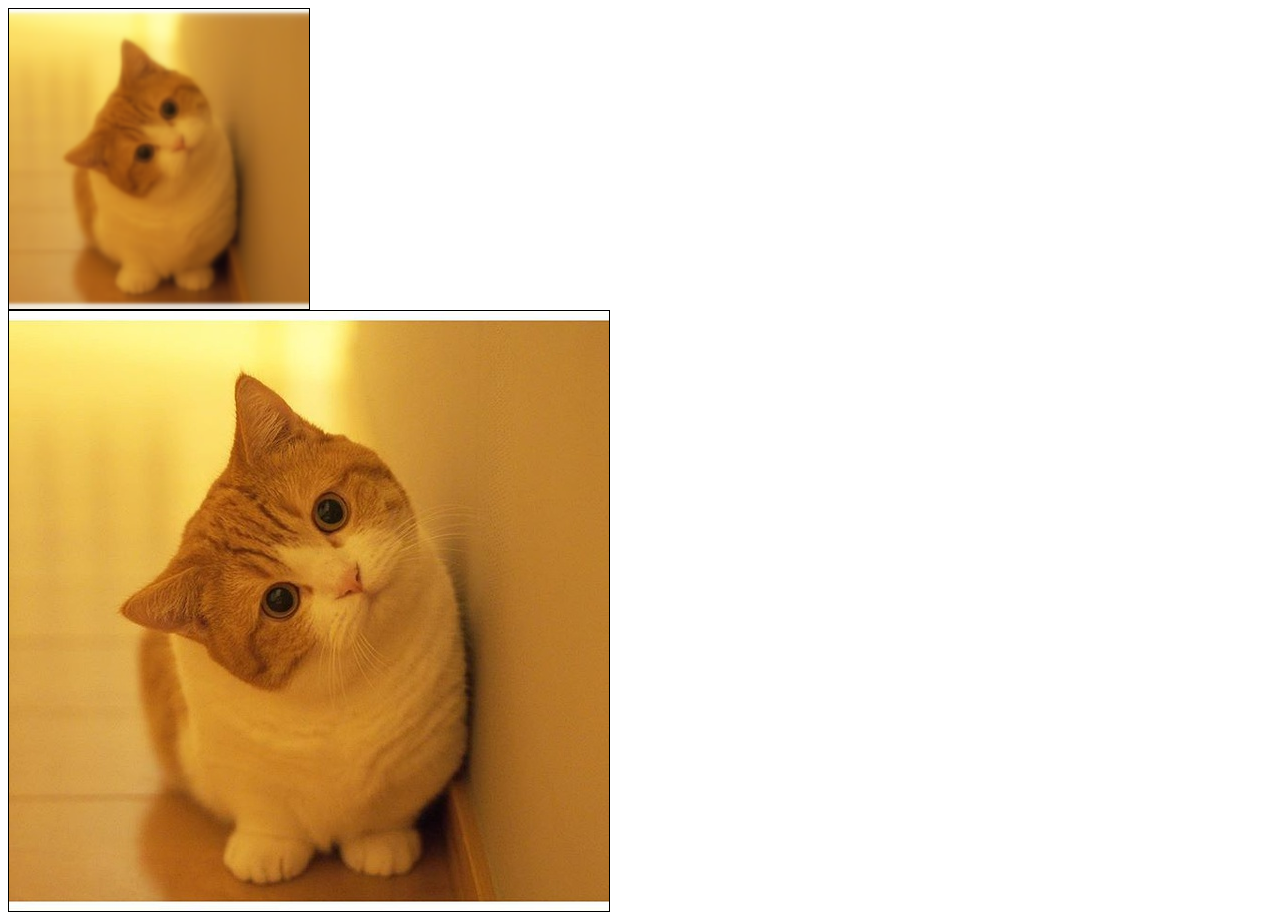
<file: 2021-8-5高斯模糊+圈圈跟随效果/index.html>
<!DOCTYPE html>
<html lang="en">
<head>
 <meta charset="UTF-8">
 <meta http-equiv="X-UA-Compatible" content="IE=edge">
 <meta name="viewport" content="width=device-width, initial-scale=1.0">
 <title>Document</title>
 <style>
  canvas{
   border: 1px solid #000;
  }
  img{
   border: 1px solid #000;
  }
  #box{
    border: 1px solid #000;
    width: 300px;
			height: 300px;
      background-size: cover;
  }
 </style>
</head>
<body>
 <div id="box"></div>
 <img src="./2.jpg" alt="">
 <script src="./gaussBlur.js"></script>
 <script>
// var cnavas=document.getElementById("canvas");
// var context=canvas.getContext("2d");
// var img=new Image();
// img.src="2.jpg";
// img.onload=function(){
//  //1、画图
//  context.drawImage(img,50,50,500,500)
// //2、用canvas导出图片
//  var imgSrc=canvas.toDataURL();
//  var newImg=document.getElementsByTagName("img")[0];
//  newImg.src=imgSrc;
//  //3、操作图片像素
//  var data= context.getImageData(0, 0, 500, 500);
//  console.log(data);
//  //4、在画布某个位置上导入图片信息
//  context.putImageData(data, 50, 50);
 
// }
 </script>
 <script>
  
   /*
    高斯模糊的思路
     1、通过drawImage把图片画到canvas里
     2、通过getImageData取到所有像素的信息
     3、通过算法改变所有像素的信息，把像素信息对象变成模糊后的像素信息对象
     4、通过putImageData把修改后的像素信息再画到canvas上
     5、通过toDataURL方法把图片导出
     6、在需要的地方通过base64的地址引入图片
    */
  var canvas= document.createElement("canvas");
  canvas.width="300px";
  canvas.height="300px"
  var context=canvas.getContext('2d');
  var img=new Image();
  img.src="2.jpg";
  img.onload=function(){
   window.player.blurImg(img,document.getElementById("box"));
  }
 </script>
</body>
</html>
</file>
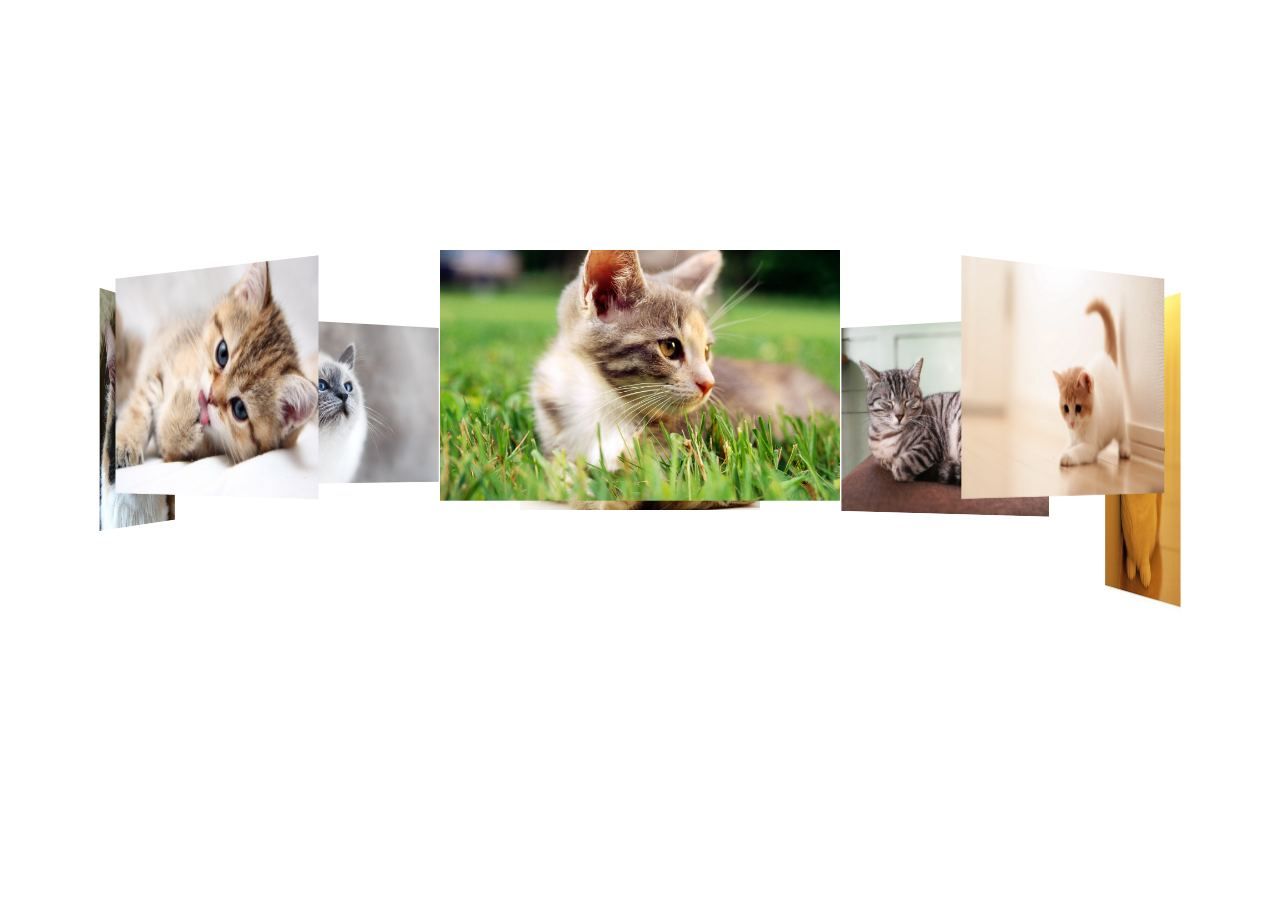
<file: 3d照片墙.html>
<!DOCTYPE html>
<html lang="en">
  <head>
    <meta charset="UTF-8" />
    <meta http-equiv="X-UA-Compatible" content="IE=edge" />
    <meta name="viewport" content="width=device-width, initial-scale=1.0" />
    <title>Document</title>
    <style>
      * {
        margin: 0;
        padding: 0;
      }
      :root,
      body {
        height: 100%;
      }
      body {
        perspective: 2000px;
        transform-style: preserve-3d;
      }
      div.wrapper {
        position: absolute;
        transform-style: preserve-3d;
        left: 50%;
        top: 50%;
        width: 300px;
        height: 300px;
        transform: translate(-50%, -50%);
        animation: round 30s linear infinite;
      }
      img {
        position: absolute;
        /* backface-visibility:hidden; */
        width: 300px;
      }
      @keyframes round {
        0% {
          transform: translate(-50%, -50%) rotateY(0deg);
        }
        100% {
          transform: translate(-50%, -50%) rotateY(360deg);
        }
      }
      img:nth-of-type(1) {
        transform: rotatey(45deg) translateZ(500px);
      }
      img:nth-of-type(2) {
        transform: rotatey(90deg) translateZ(500px);
      }
      img:nth-of-type(3) {
        transform: rotatey(135deg) translateZ(500px);
      }
      img:nth-of-type(4) {
        transform: rotatey(180deg) translateZ(500px);
      }
      img:nth-of-type(5) {
        transform: rotatey(225deg) translateZ(500px);
      }
      img:nth-of-type(6) {
        transform: rotatey(270deg) translateZ(500px);
      }
      img:nth-of-type(7) {
        transform: rotatey(315deg) translateZ(500px);
      }
      img:nth-of-type(8) {
        transform: rotatey(360deg) translateZ(500px);
      }
    </style>
  </head>
  <body>
    <div class="wrapper">
      <img src="./images/1.jpg" alt="#" />
      <img src="./images/2.jpg" alt="#" />
      <img src="./images/3.jpg" alt="#" />
      <img src="./images/4.jpg" alt="#" />
      <img src="./images/5.jpg" alt="#" />
      <img src="./images/6.jpg" alt="#" />
      <img src="./images/7.jpg" alt="#" />
      <img src="./images/8.jpg" alt="#" />
    </div>
    <script>
      document.body.onmousemove = function (e) {
        console.log(1);
        this.style.perspectiveOrigin = "" + e.pageX + "px " + e.pageY + "px"; //随着鼠标移动到额位置改变景深位置
      };
    </script>
  </body>
</html>
</file>
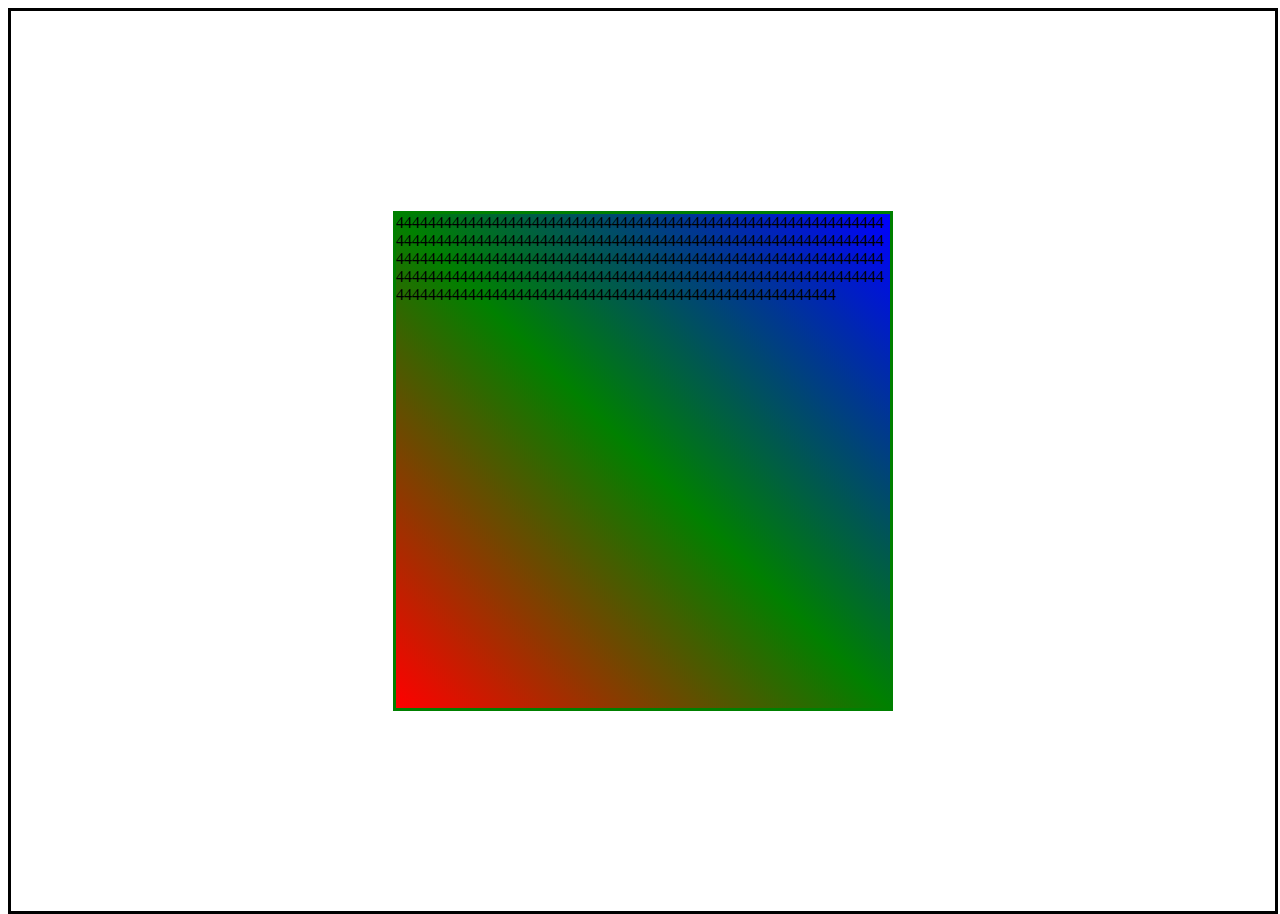
<file: css3.html>
<!DOCTYPE html>
<html lang="en">
  <head>
    <meta charset="UTF-8" />
    <meta http-equiv="X-UA-Compatible" content="IE=edge" />
    <meta name="viewport" content="width=device-width, initial-scale=1.0" />
    <title>Document</title>
  </head>
  <body>
    <div class="father">
      <div class="son">
        [base64]
      </div>
    </div>
    <style>
      :root, 
      body{
        height: 100%;
      }
      .father{
        /* 父级盒子有确定高度 */
        position: relative;
        border: solid #000;
        height:100%;
        width: 100%;
      }
     .son
     {
       position: absolute;
       top:50% ;
       left:50% ; 
       margin-top: -250px;
       margin-left: -250px;
       background-image:linear-gradient(45deg ,red,green,blue);
      
        box-sizing: border-box;
        border:3px solid green;
        width: 500px;
        height: 500px;
        word-wrap: break-word;
      }
      
    </style>
  </body>
</html>
</file>
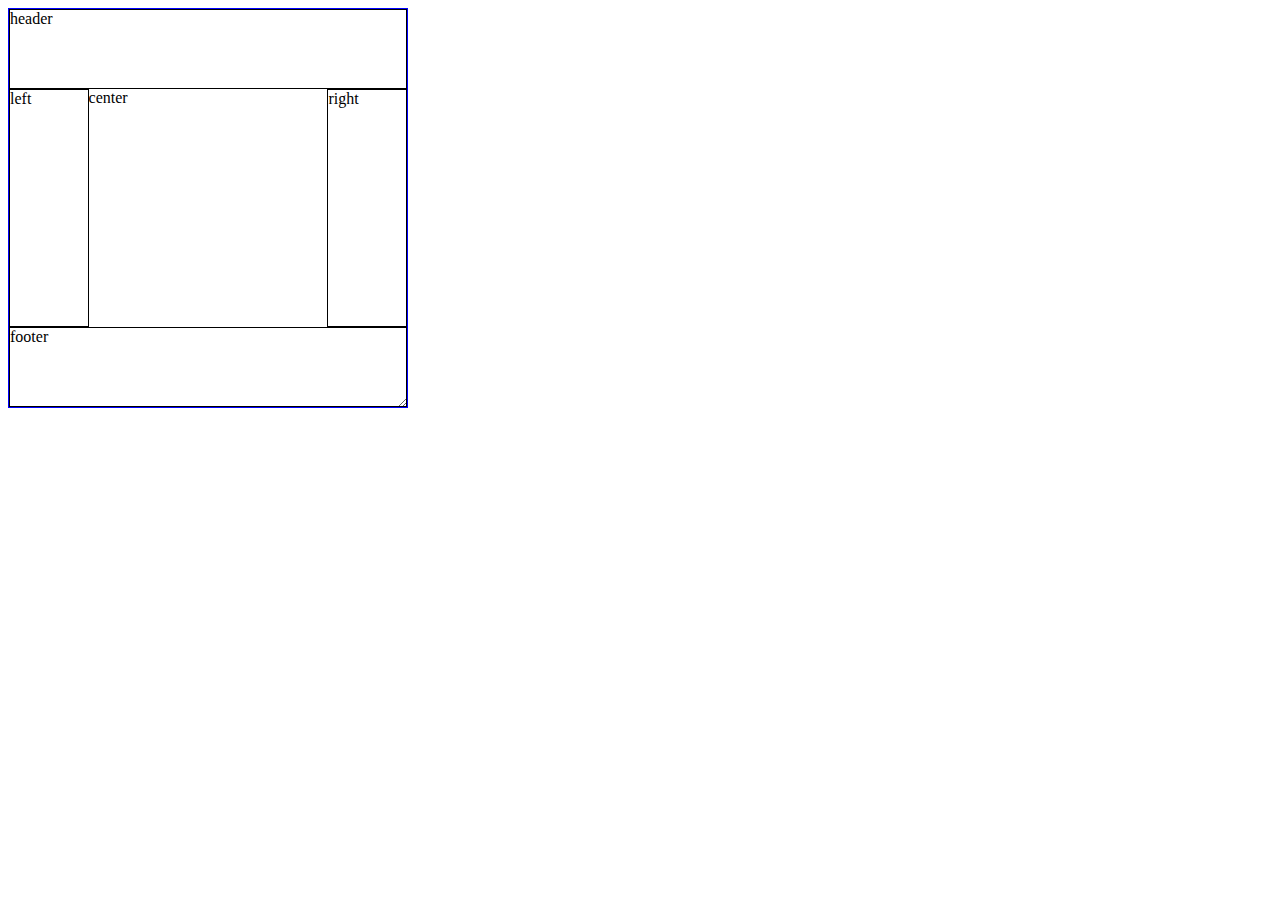
<file: 圣杯模式.html>
<!DOCTYPE html>
<html lang="en">
<head>
 <meta charset="UTF-8">
 <meta http-equiv="X-UA-Compatible" content="IE=edge">
 <meta name="viewport" content="width=device-width, initial-scale=1.0">
 <title>Document</title>
</head>

<body>
 <style>
  .wrapper{
   width: 400px;
   height: 400px;
   display: flex;
   overflow: hidden;
   box-sizing: border-box;
   flex-direction: column;
   border: 1px solid #00f;
   resize: both;
    
  }
  .contain{
   display: flex;
   flex:1 1 auto;
  }
  .center{
   flex: 1 1 auto;
  }
  .header, .footer, .left, .right{
   flex:0 0 20%;
   border: 1px solid #000;
   box-sizing: border-box;

  }
  </style>
 <div class="wrapper">
  <div class="header">header</div>
  <div class="contain">
   <div class="left">left</div>
   <div class="center">center</div>
   <div class="right">right</div>
  </div>
  <div class="footer">footer</div>
 </div>
</body>
</html>
</file>
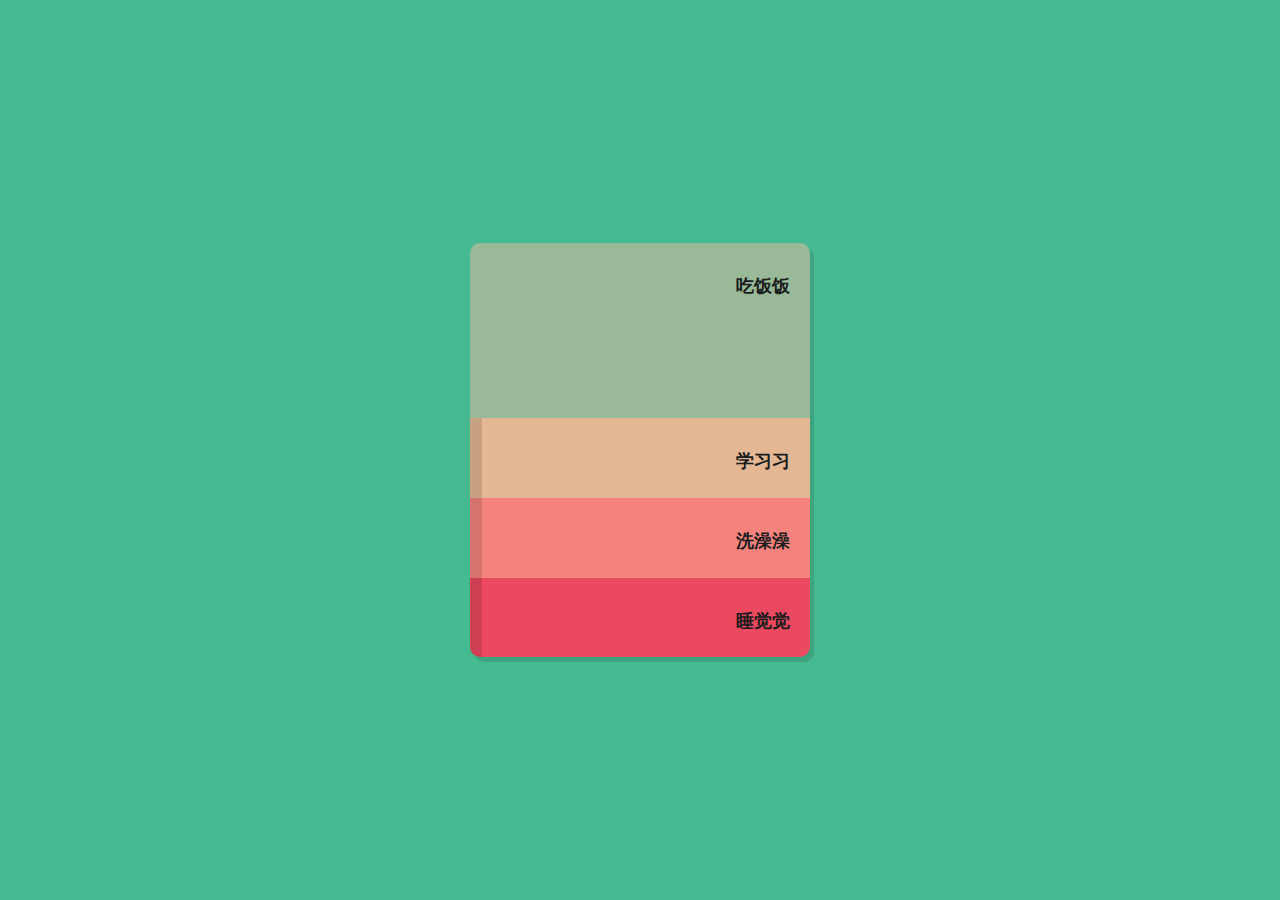
<file: 手风琴页面.html>
<!DOCTYPE html>
<html lang="en">
  <head>
    <meta charset="UTF-8" />
    <meta http-equiv="X-UA-Compatible" content="IE=edge" />
    <meta name="viewport" content="width=device-width, initial-scale=1.0" />
    <title>Document</title>
    <style>
      body {
        background: #45b98f;
        height: 100%;
      }
      #box {
       position: absolute;
       top: 50%;
       left: 50%;
        overflow: hidden;
        margin-top: -207px;
        margin-left: -170px;
        width: 340px;
        height: 414px;
        border-radius: 10px;
        box-shadow: 4px 5px 0px rgb(0 0 0 / 11%);
      }
      label {
        width: 100%;
        height: 20px;
        background-color: #ccc;
      }
      input {
        position: absolute;
        display: none;
        cursor: pointer;
      }
      #box input[type="radio"]:checked + label .inner_tab {
        height: 175px;
      }
      #box input[type="radio"]:not(:checked) + label .inner_tab {
        height: 80px;
        border-left: 12px solid rgba(0, 0, 0, 0.12);
      }
      label {
        cursor: pointer;
      }
      label:nth-of-type(1) .inner_tab {
        background-color: #99b998;
      }
      label:nth-of-type(2) .inner_tab {
        background-color: #e4b794;
      }
      label:nth-of-type(3) .inner_tab {
        background-color: #f4837d;
      }
      label:nth-of-type(4) .inner_tab {
        background-color: #ea495f;
      }

      .inner_tab {
        position: relative;
        height: 80px;
        transition: all 0.65s cubic-bezier(1, 0, 0.41, 1.01);
      }
      .inner_tab:hover {
        background: rgba(0, 0, 0, 0.12);
      }
      .inner_tab h2 {
        position: absolute;
        right: 20px;
        top: 16px;
        color: #1a1c1d;
        font-size: 18px;
      }
    </style>
  </head>
  <body>

    <div id="box">
      <form name="bottons">
        <input checked id="tab-1" type="radio" name="bottons" id="tab-1" />
        <label for="tab-1">
          <div class="inner_tab">
            <h2>吃饭饭</h2>
          </div>
        </label>
        <input fasle id="tab-2" type="radio" name="bottons" id="tab-2" />
        <label for="tab-2">
          <div class="inner_tab">
            <h2>学习习</h2>
          </div>
        </label>
        <input false id="tab-3" type="radio" name="bottons" id="tab-3" />
        <label for="tab-3">
          <div class="inner_tab">
            <h2>洗澡澡</h2>
          </div>
        </label>
        <input false id="tab-4" type="radio" name="bottons" id="tab-4" />
        <label for="tab-4">
          <div class="inner_tab">
            <h2>睡觉觉</h2>
          </div>
        </label>
      </form>
    </div>
  
  </body>
</html>
</file>
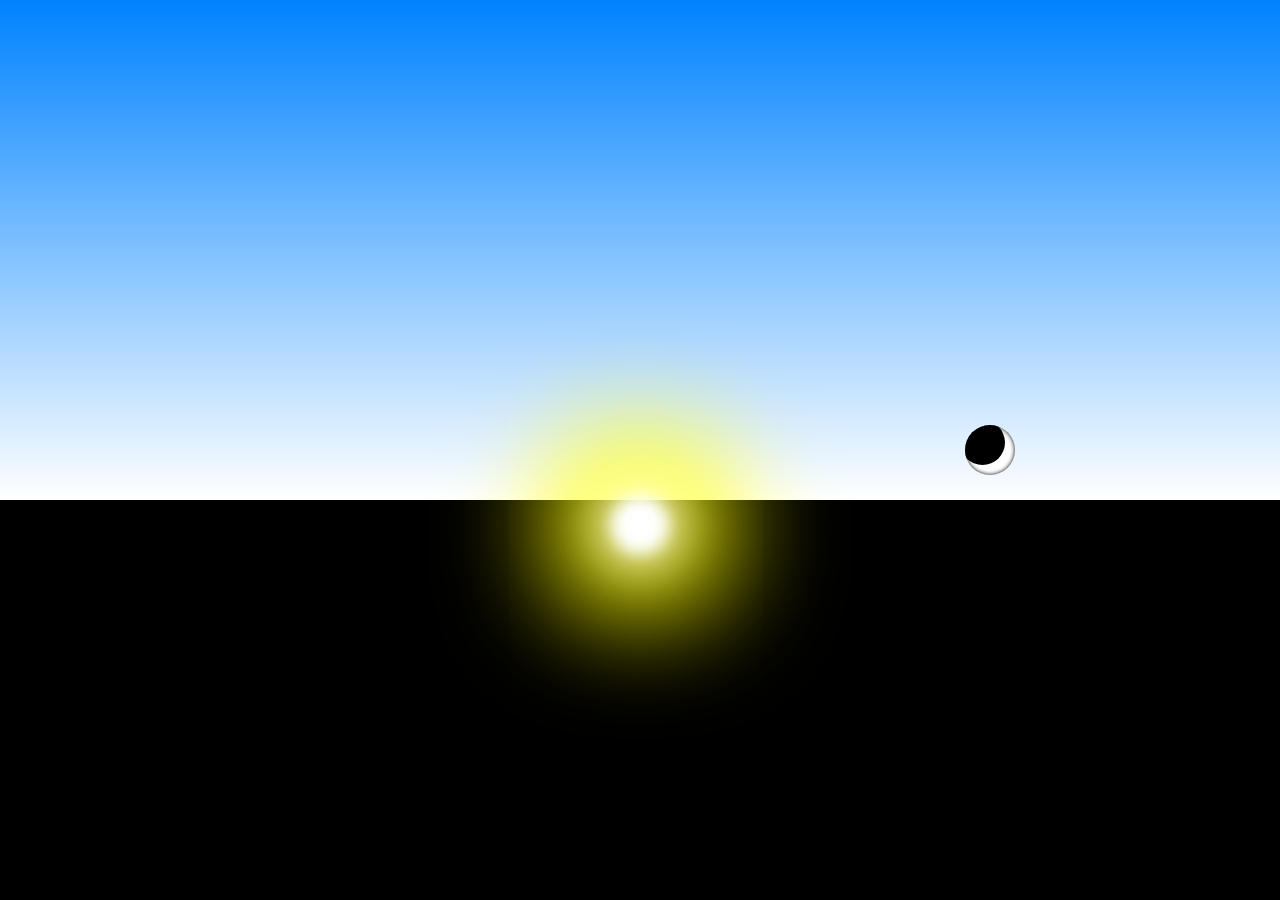
<file: 日升日落.html>
<!DOCTYPE html>
<html lang="en">
<head>
 <meta charset="UTF-8">
 <meta http-equiv="X-UA-Compatible" content="IE=edge">
 <meta name="viewport" content="width=device-width, initial-scale=1.0">
 <title>Document</title>
 <link rel="stylesheet" href="日升日落.css">
</head>
<body>
 <div class="space"> </div>
 <div class="sun"></div>
 <div class="moon">
  <div class="black">
 </div>
 </div>
</body>
</html>
</file>
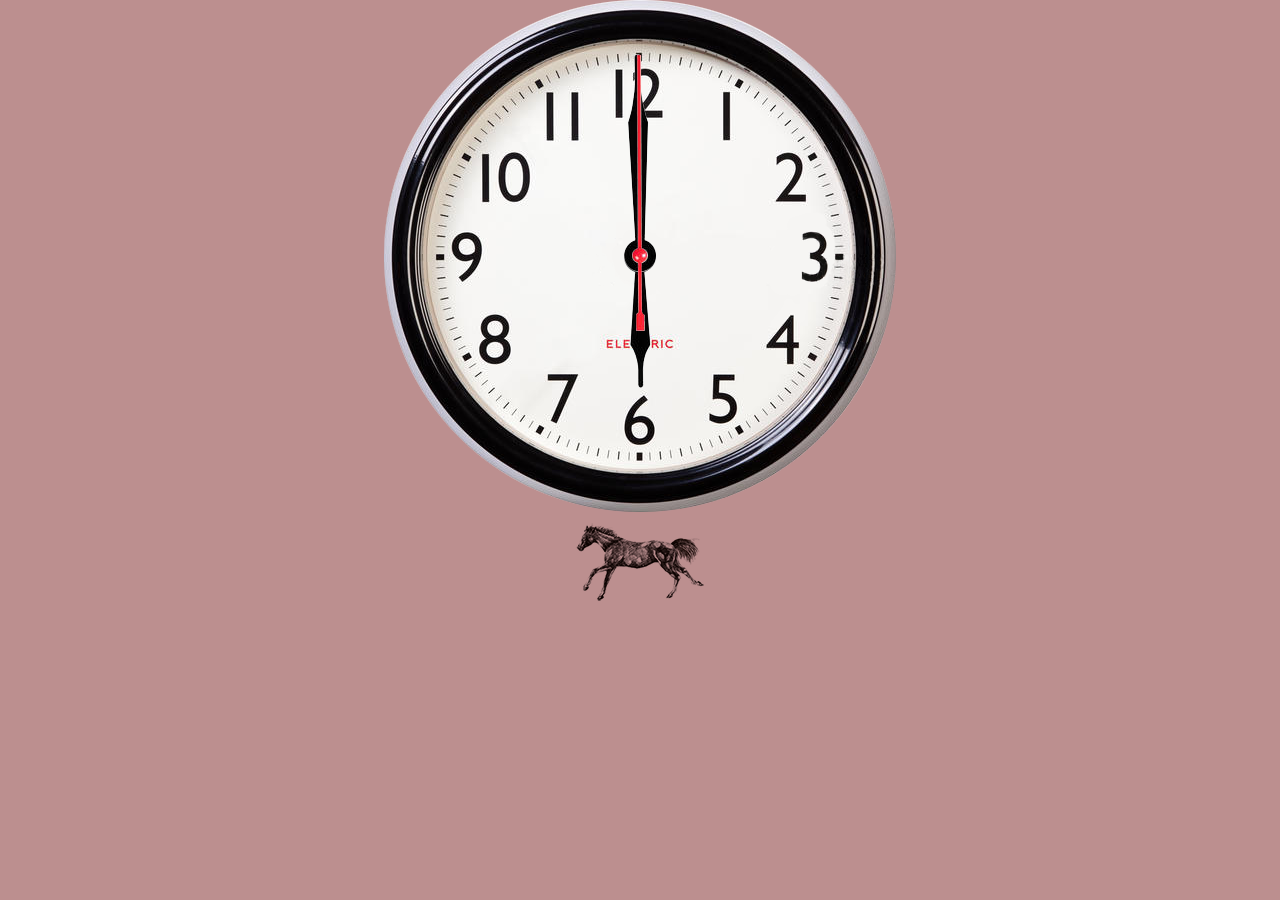
<file: 表盘效果+跑马效果.html>
<!DOCTYPE html>
<html lang="en">
<head>
 <meta charset="UTF-8">
 <meta http-equiv="X-UA-Compatible" content="IE=edge">
 <!-- 将页面大小根据分辨率的不同进行相应的调节，以展示给用户的大小感觉上差不多 -->
 <meta name="viewport" content="width=device-width, initial-scale=1.0">

 <title>Document</title>
</head>
<body>
 <style>
  body{
   background-color: rosybrown;
  }
  *{
   margin: 0;
   padding: 0;
  }
  @keyframes second-run{
   0%{
    transform: rotate(180deg);
   }
   100%{
    transform: rotate(540deg);
   }
  }
  @keyframes minute-run{
   0%{
    transform: rotate(180deg);
   }
   100%{
    transform: rotate(540deg);
   }
  }
  div.clock{
   position: relative;
   margin: 0 auto;
   width: 512px;
   height: 512px;
   background-image: url(./images/clock.png);
   background-size: cover;
   background-repeat: no-repeat;
  }
  div.second{
   position: absolute;
   left: 248px;
    top: 180px;
   width: 16px;
   height: 278px;
   background-image: url(./images/second.png);
   background-size: cover;
   background-repeat: no-repeat;
   transform: rotate(180deg);
   transform-origin: center 76px;
   animation: second-run 60s steps(60, end) infinite;
   z-index: 3;
  }
  div.minute{
   position: absolute;
   left: 240px;
    top: 240px;
   width: 32px;
   height: 218px;
   background-image: url(./images/minute.png);
   background-size: cover;
   background-repeat: no-repeat;
   transform: rotate(180deg);
   transform-origin: center 16px;
   animation: minute-run 3600s steps(60, end) infinite;
   z-index: 2;
  }
  div.hour{
   position: absolute;
   left: 240px;
    top: 240px;
   width: 32px;
   height: 148px;
   background-image: url(./images/hour.png);
   background-size: cover;
   background-repeat: no-repeat;
   transform-origin: center 16px;
   z-index: 1;
  }
  @media (max-width:375px){
   html,body{
    width: 100%;
    height: 100%;
    background-color: blue;
   }
  }
 </style>
   <!-- width: 512px;
  height: 512px; -->
 <div class="clock">   
  <div class="second"></div>
  <div class="minute"></div>
  <div class="hour"></div>
 </div>

 <div class="horse"></div>

<style>
 @keyframes run{
  0%{
   background-position: 0 0;
  } 
  100%{
   background-position: -2400px 0;
  }
 }
 div.horse{
  width: 200px;
  height: 100px;
  margin-top: 10px;
  background-image: url(./images/horse.png);
  background-position: 0 0;
  margin: 0 auto;
  animation: run 1s steps(12, end) infinite;
 }
</style>
</body>
</html>
</file>
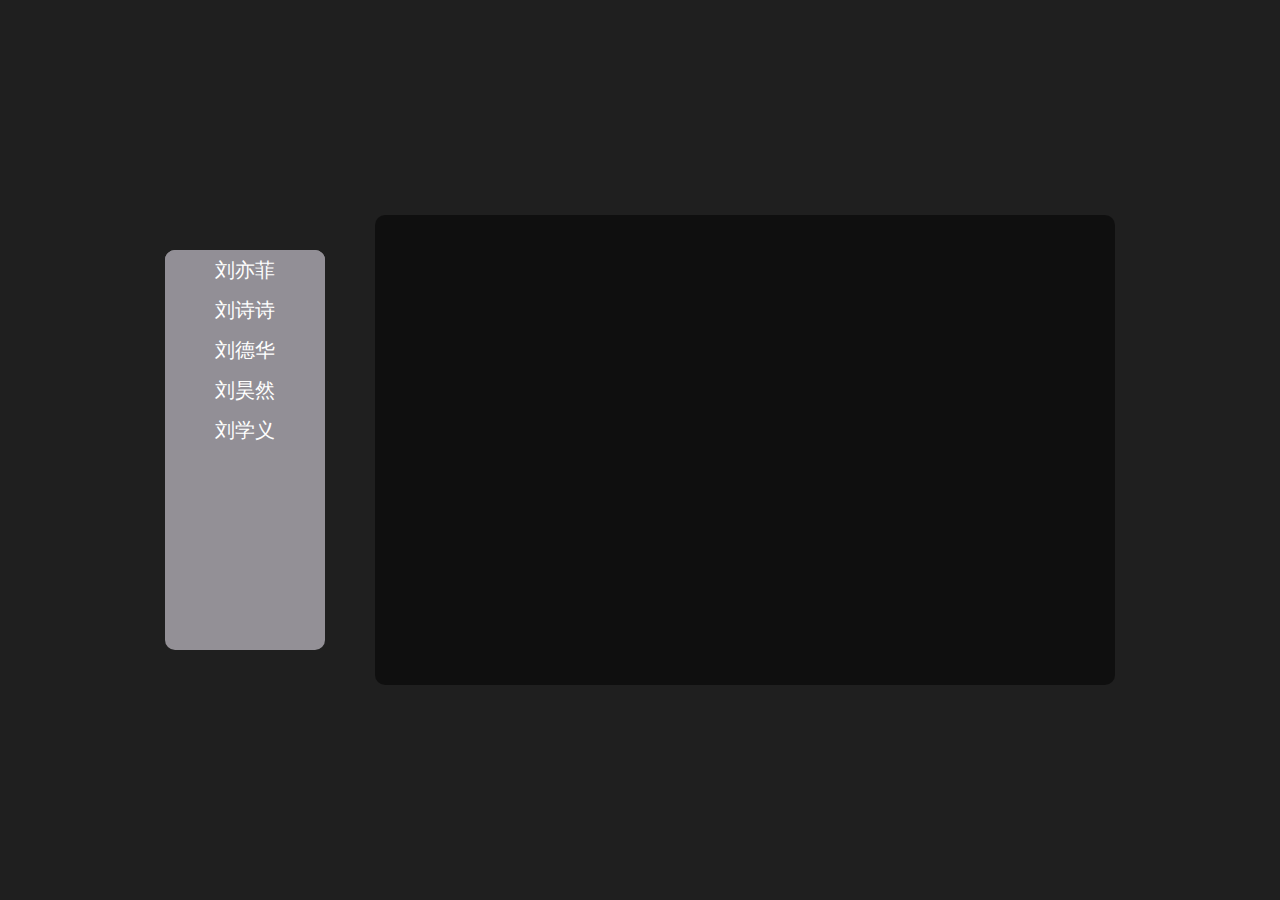
<file: 选项卡+刘德华介绍页面+小说翻页.html>
<!DOCTYPE html>
<html lang="en">
  <head>
    <meta charset="UTF-8" />
    <meta name="referrer" content="no-referrer"> 
    <meta http-equiv="X-UA-Compatible" content="IE=edge" />
    <meta name="viewport" content="width=device-width, initial-scale=1.0" />
    <title>Document</title>
 <style>
   * {
margin: 0;
padding: 0;
}
body {
height: 100%;
background-color: #1f1f1f;
}

/* 菜单区域 */
.tab {
position: absolute;
width: 100%;
height: 80%;
left: calc(50%);
top: calc(50%);
transform: translate(-50%, -50%);
/* background-image: url('../images/刘亦菲.jpg'); */
background-size: cover;
/* background-color: rgba(81, 97, 113,0.5); */
}
.tab .box {
position: relative;
display: flex;
justify-content: center;
align-items: center;
width: 1200px;
height: 100%;
margin: 0 auto;
/* background-image: url('./images/刘亦菲.jpg'); */
}
.tab .box .menus {
width: 160px;
height: 400px;
background-color: rgba(147, 144, 150, 1);
display: flex;
list-style: none;
border-radius: 10px;
overflow: hidden;
flex-direction: column;
}
.tab .box .menus li {
height: 40px;
line-height: 40px;
text-align: center;
font-size: 20px;
box-sizing: border-box;
color: #fff;
/* border-bottom:2px solid rgba(0, 0, 0, .3) ; */
background-color: rgb(146, 143, 150);
cursor: pointer;
transition: all 0.3s;
}
.tab .box .menus li:last-child {
border: 0;
}
.bg {
height: 110px !important;
background-color: rgba(24, 22, 33,0.8) !important;
}

/* 菜单区域END  */

/* 展示区域 */
.tab .box .main {
position: relative;
height: 470px;
width: 740px;
margin-left: 50px;
border-radius: 10px;
overflow: hidden;
background-color: rgba(0, 0, 0, 0.5);
}
.tab .box .main .scroll {
position: absolute;
top: calc(50% - 200px);
width: 100%;
height: 2000px;
display: flex;
flex-direction: column;
overflow: hidden;
transition: all 0.3s;
}
.tab .box .main .scroll .tab_right {
width: 100%;
height: 400px;
/* margin: 35px 0; */
display: flex;
flex-direction: row;
flex-wrap: nowrap;
justify-content: space-around;
align-items: center;
}
.tab .box .main .scroll .tab_right .image {
width: 200px;
height: 300px;
/* background-image: url("../images/刘亦菲1.jpg.crdownload"); */
background-size: cover;
transition: all 1s;
}

.tab .box .main .scroll .tab_right .text {
height: 330px;
width: 440px;
overflow: hidden; 
color: #fff;
display: flex;
flex-direction: column;
}
.text .name {
flex-grow: 1;
width: 440px;
padding-bottom: 10px;
}
.text .introduce {
flex-grow: 2;

text-overflow: ellipsis;
white-space: wrap;
height: 245px;
width: 440px;
column-width: 440px;
column-gap: 20px ;
cursor: pointer;
-webkit-box-orient: vertical;
transition: all .3s;
}
.text p{
 padding: 5px;
 display: block;
 text-align: center;
}
/* 展示区域END */
 </style>
  </head>
  <body>
    <div class="tab">
      <div class="box">
        <!-- 菜单 -->
        <div>
          <ul class="menus">
            <li class="">刘亦菲</li>
            <li class="">刘诗诗</li>
            <li class="">刘德华</li>
            <li class="">刘昊然</li>
            <li class="">刘学义</li>
          </ul>
        </div>
        <!-- 展示区域 -->
        <div class="main">
          <div class="scroll">
            <div class="tab_right">

             <!-- <div class="image">
             </div>
             <div class="text">
              <h1 class="name"><strong></strong> </h1>
              <div class="introduce">     
              </div>          
              <p> &lt;&lt;&nbsp; 可左右拖动&nbsp; &gt;&gt; </p>
             </div>   -->

            </div>
            <div class="tab_right">    
            </div>
            <div class="tab_right"> 
            </div>
            <div class="tab_right">
            </div>
            <div class="tab_right">
            </div>
          </div>
        </div>
      </div>
    </div>
  </body>
  <script type="text/javascript" src="tools/jquery-3.6.0.js"></script>
  <script>
 var text_arr=[
      '刘亦菲，1987年8月25日出生于湖北省武汉市，华语影视女演员、歌手，毕业于北京电影学院2002级表演系本科。2002年，因出演电视剧《金粉世家》中白秀珠一角踏入演艺圈   。2003年因主演武侠剧《天龙八部》王语嫣崭露头角   。2004年凭借仙侠剧《仙剑奇侠传》赵灵儿一角获得了高人气与关注度  刘亦菲，1987年8月25日出生于湖北省武汉市，华语影视女演员、歌手，毕业于北京电影学院2002级表演系本科。2002年，因出演电视剧《金粉世家》中白秀珠一角踏入演艺圈   。2003年因主演武侠剧《天龙八部》王语嫣崭露头角   。2004年凭借仙侠剧《仙剑奇侠传》赵灵儿一角获得了高人气与关注度 刘亦菲，1987年8月25日出生于湖北省武汉市，华语影视女演员、歌手，毕业于北京电影学院2002级表演系本科。2002年，因出演电视剧《金粉世家》中白秀珠一角踏入演艺圈   。2003年因主演武侠剧《天龙八部》王语嫣崭露头角   。2004年凭借仙侠剧《仙剑奇侠传》赵灵儿一角获得了高人气与关注度 刘亦菲，1987年8月25日出生于湖北省武汉市，华语影视女演员、歌手，毕业于北京电影学院2002级表演系本科。2002年，因出演电视剧《金粉世家》中白秀珠一角踏入演艺圈   。2003年因主演武侠剧《天龙八部》王语嫣崭露头角   。2004年凭借仙侠剧《仙剑奇侠传》赵灵儿一角获得了高人气与关注度 ',

      '刘诗诗（原名刘诗施），1987年3月10日出生于北京市，中国内地影视女演员、影视出品人。2002年，考入北京舞蹈学院芭蕾舞专业本科班学习。2004年，因在爱情剧《月影风荷》中饰演女主角叶风荷而踏入演艺圈 [1]  。2010年，凭借仙侠剧《仙剑奇侠传三》受到更多关注 [2]  。2011年，因在宫廷剧《步步惊心》中饰演马尔泰·若曦而赢得颇高人气，并获得第十八届上海电视节白玉兰奖最具人气女演员奖刘诗诗（原名刘诗施），1987年3月10日出生于北京市，中国内地影视女演员、影视出品人。2002年，考入北京舞蹈学院芭蕾舞专业本科班学习。2004年，因在爱情剧《月影风荷》中饰演女主角叶风荷而踏入演艺圈 [1]  。2010年，凭借仙侠剧《仙剑奇侠传三》受到更多关注 [2]  。2011年，因在宫廷剧《步步惊心》中饰演马尔泰·若曦而赢得颇高人气，并获得第十八届上海电视节白玉兰奖最具人气女演员奖刘诗诗（原名刘诗施），1987年3月10日出生于北京市，中国内地影视女演员、影视出品人。2002年，考入北京舞蹈学院芭蕾舞专业本科班学习。2004年，因在爱情剧《月影风荷》中饰演女主角叶风荷而踏入演艺圈 [1]  。2010年，凭借仙侠剧《仙剑奇侠传三》受到更多关注 [2]  。2011年，因在宫廷剧《步步惊心》中饰演马尔泰·若曦而赢得颇高人气，并获得第十八届上海电视节白玉兰奖最具人气女演员奖 ',

      '刘德华（Andy Lau），1961年9月27日出生于中国香港，籍贯广东新会 [1]  ，华语影视男演员、歌手、制片人、作词人。1981年出演电影处女作《彩云曲》 [2]  。1983年主演的武侠剧《神雕侠侣》在香港获得62点的收视纪录 刘德华（Andy Lau），1961年9月27日出生于中国香港，籍贯广东新会 [1]  ，华语影视男演员、歌手、制片人、作词人。1981年出演电影处女作《彩云曲》 [2]  。1983年主演的武侠剧《神雕侠侣》在香港获得62点的收视纪录 刘德华（Andy Lau），1961年9月27日出生于中国香港，籍贯广东新会 [1]  ，华语影视男演员、歌手、制片人、作词人。1981年出演电影处女作《彩云曲》 [2]  。1983年主演的武侠剧《神雕侠侣》在香港获得62点的收视纪录 ',
      '刘昊然，1997年10月10日出生于河南省平顶山市，中国内地男演员，毕业于中央戏剧学院表演系本科 [1-2]  2014年，主演电影《北京爱情故事》而正式出道，并凭借该片提名第21届北京大学生电影节最佳新人奖 [3]  。2015年5月，加盟国防教育特别节目《真正男子汉》 [4]  ；7月，以专业和文化双科第一名的成绩被中戏录取 刘昊然，1997年10月10日出生于河南省平顶山市，中国内地男演员，毕业于中央戏剧学院表演系本科 [1-2]  2014年，主演电影《北京爱情故事》而正式出道，并凭借该片提名第21届北京大学生电影节最佳新人奖 [3]  。2015年5月，加盟国防教育特别节目《真正男子汉》 [4]  ；7月，以专业和文化双科第一名的成绩被中戏录取 ',
      '刘学义，1990年7月6日出生于山东省青岛市，中国内地男演员，毕业于中央戏剧学院表演系。2013年，因出演古装剧《上官婉儿》而正式出道。2016年7月，在古装玄幻剧《青云志》中饰演青云门第一弟子萧逸才，为观众所熟知；8月，主演传奇清装剧《龙珠传奇之无间道》。2017年，参演青春神话剧《天乩之白蛇传说》中饰演妖帝斩荒和天帝；4月，在谍战剧《秋蝉》中饰演林小庄。2019年6月，参演的超级季播剧《怒海潜 ...刘学义，1990年7月6日出生于山东省青岛市，中国内地男演员，毕业于中央戏剧学院表演系。2013年，因出演古装剧《上官婉儿》而正式出道。2016年7月，在古装玄幻剧《青云志》中饰演青云门第一弟子萧逸才，为观众所熟知；8月，主演传奇清装剧《龙珠传奇之无间道》。2017年，参演青春神话剧《天乩之白蛇传说》中饰演妖帝斩荒和天帝；4月，在谍战剧《秋蝉》中饰演林小庄。2019年6月，参演的超级季播剧《怒海潜 ...'
      ]
      var name_arr=[
       '刘亦菲',
       '刘诗诗',
       '刘德华',
       '刘昊然',
       '刘学义',
      ]
      var arr=[
      'https://bkimg.cdn.bcebos.com/pic/3801213fb80e7bec54e7ad8ae467ae389b504fc23d0c?x-bce-process=image/resize,m_lfit,h_452,limit_1/format,f_auto',
      'https://bkimg.cdn.bcebos.com/pic/5fdf8db1cb1349540923574aab048558d109b3dedcc0?x-bce-process=image/resize,m_lfit,h_452,limit_1/format,f_auto',
       'https://bkimg.cdn.bcebos.com/pic/78310a55b319ebc4b745abc7796cd8fc1e178a82b810?x-bce-process=image/resize,m_lfit,h_452,limit_1/format,f_auto',
       'https://bkimg.cdn.bcebos.com/pic/77094b36acaf2eddd9eb8cbb801001e93901934e?x-bce-process=image/resize,m_lfit,h_452,limit_1/format,f_auto',
       'https://bkimg.cdn.bcebos.com/pic/d009b3de9c82d158904d537a8d0a19d8bd3e4229?x-bce-process=image/resize,m_lfit,h_452,limit_1/format,f_auto',
      ]
      image_arr=[
      'https://gimg2.baidu.com/image_search/src=http%3A%2F%2Fww1.sinaimg.cn%2Fmw690%2F0076Egx8ly1graiu95bj3j31jk2bc4qp.jpg&refer=http%3A%2F%2Fwww.sina.com&app=2002&size=f9999,10000&q=a80&n=0&g=0n&fmt=jpeg?sec=1628390501&t=c37e6693783c1821866498d4613fa200',
      'https://gimg2.baidu.com/image_search/src=http%3A%2F%2Fx0.ifengimg.com%2Fres%2F2020%2F5FD88E74381B1CB7EDE44BBC34F1F76519046333_size528_w641_h898.png&refer=http%3A%2F%2Fx0.ifengimg.com&app=2002&size=f9999,10000&q=a80&n=0&g=0n&fmt=jpeg?sec=1628390533&t=1f0d16d0e8edc2dd9982b0633422cb92',
      'https://img0.baidu.com/it/u=2116039435,3524362836&fm=11&fmt=auto&gp=0.jpg',
      'https://img1.baidu.com/it/u=1944091690,1196192667&fm=26&fmt=auto&gp=0.jpg',
      'https://gimg2.baidu.com/image_search/src=http%3A%2F%2Finews.gtimg.com%2Fnewsapp_match%2F0%2F10917477115%2F0.jpg&refer=http%3A%2F%2Finews.gtimg.com&app=2002&size=f9999,10000&q=a80&n=0&g=0n&fmt=jpeg?sec=1628390364&t=7917c2e26e8ba2d9df03676c1ca0909c',
      ]
    $(".menus li").click(function (ev) {
      $(".menus li").removeClass("bg");
      $(this).addClass("bg");
      $('.tab_right').html(
        ' <div class="image"></div>'+
             '<div class="text">'+
              '<h1 class="name"><strong>'+name_arr[index]+'</strong> </h1>'+
              '<div class="introduce">'+text_arr[index]+'  </div>' +     
              '<p> &lt;&lt;&nbsp; 可左右拖动&nbsp; &gt;&gt; </p>'+
             '</div>')
      var index = $(this).index();
      $(".tab .scroll").css("margin-top", -index * 400 + "px");
      $(".tab").css('background-image','url('+arr[index]+')'); //背景
      $($('.image')[index]).css('background-image','url('+image_arr[index]+')');
      $($('.name strong')[index]).text(name_arr[index]);
      $($('.introduce')[index]).text(text_arr[index]);


      var startX;
      var endX;
      var speedX;
      $('.text .introduce').mousedown(function(event){
       startX=event.clientX-this.offsetLeft;
    }).mouseup (function (e) {
      endX=e.clientX-this.offsetLeft;
      speedX=endX-startX;
      if(speedX<0 ){
        $('.text .introduce').css({'transform':'translateX(-460px)'})
      }else{
        $('.text .introduce').css({'transform':'translateX(0px)'})

      }
      console.log($('.text .introduce').css('translateX'));
    })
 
    })
  </script>
</html>
</file>
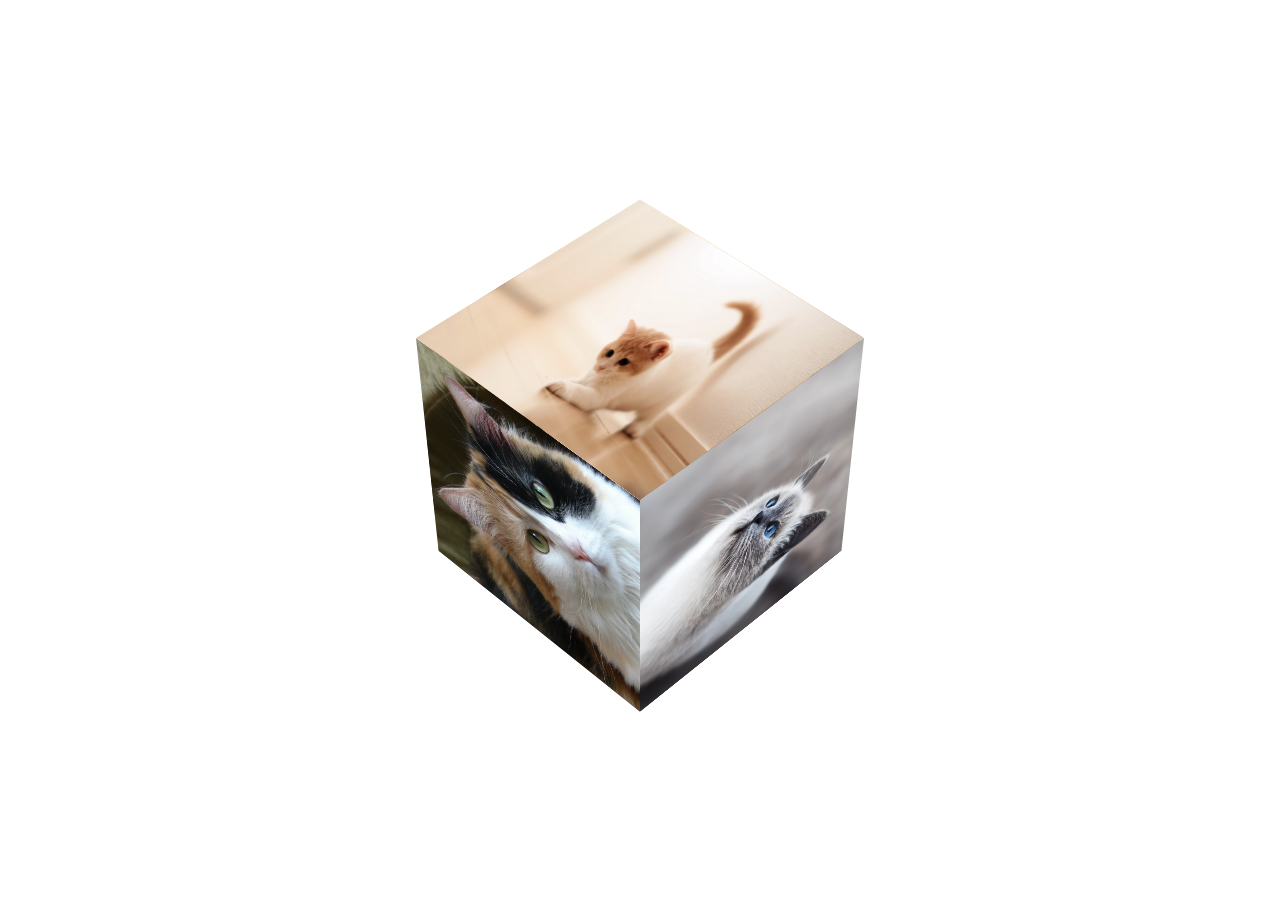
<file: 魔方照片墙.html>
<!DOCTYPE html>
<html lang="en">
  <head>
    <meta charset="UTF-8" />
    <meta http-equiv="X-UA-Compatible" content="IE=edge" />
    <meta name="viewport" content="width=device-width, initial-scale=1.0" />
    <title>Document</title>
    <style>
      * {
        margin: 0;
        padding: 0;
      }
      :root,
      body {
        height: 100%;
      }
      body {
        perspective: 2000px;
        transform-style: preserve-3d;
      }
      div.wrapper {
        position: absolute;
        transform-style: preserve-3d;
        left:calc(50% - 150px);
        top:calc(50% - 150px);
        width: 300px;
        height: 300px;
        /* transform: translate(-50%, -50%) ; */
        transform: rotateX(45deg);
        /* transform-origin:(0,0,0); */
        animation: round 30s linear infinite;
      }
      img {
        position: absolute;
        /* backface-visibility:hidden; */
        width: 300px;
        height: 300px;
      }
      @keyframes round {
        0% {
          transform:   rotateX(45deg) rotate3d(0,1,0,0deg);
       
        }
        100% {
          transform:rotateX(45deg) rotate3d(0,1,0,360deg);;
        }
      }
      /* @keyframes round {
        0% {
          transform:   rotateY(0deg) rotate3d(0,1,1,0deg);
       
        }
        100% {
          transform: rotateY(360deg) rotate3d(0,1,1,360deg);;
        }
      } */
      img:nth-of-type(1) {
        transform: rotatey(0deg) rotatez(45deg) rotateX(0deg)  translateZ(150px) ;
  
      }
      img:nth-of-type(2) {
        transform: rotatey(90deg)  rotatez(0deg)  rotateX(45deg) translateZ(150px);
      }
      img:nth-of-type(3) {
        transform: rotatey(180deg)  rotatez(45deg)  translateZ(150px);
      }
      img:nth-of-type(4) {
        transform: rotatey(270deg)  rotatez(0deg) rotateX(45deg) translateZ(150px);
      }
      img:nth-of-type(5) {
        transform: rotatey(90deg)  rotateX(-45deg) rotatez(0deg)  translateZ(150px);
      }
      img:nth-of-type(6) {
        transform:rotatey(-90deg)  rotatex(-45deg)  rotatez(0deg)  translateZ(150px);
      }
    </style>
  </head>
  <body>
    <div class="wrapper">
      <img src="./images/1.jpg" alt="#" />
      <img src="./images/2.jpg" alt="#" />
      <img src="./images/3.jpg" alt="#" />
      <img src="./images/4.jpg" alt="#" />
      <img src="./images/5.jpg" alt="#" />
      <img src="./images/6.jpg" alt="#" />
    </div>
    <script>
      document.body.onmousemove = function (e) {
        console.log(1);
        this.style.perspectiveOrigin = "" + e.pageX + "px " + e.pageY + "px"; //随着鼠标移动到额位置改变景深位置
        console.log(this.style.perspectiveOrigin);
      };
    </script>
  </body>
</html>
</file>
<file: 日升日落.css>
* {
  margin: 0;
  padding: 0;
}
body {
  background-color: #000;
}
@keyframes space-change {
  0% {
    opacity: 0.3;
  }
  25% {
    opacity: 1;
  }
  50% {
    opacity: 0.1;
  }
  75% {
    opacity: 0;
  }
  100% {
    opacity: 0.2;
  }
}
@keyframes sunrise {
  0% {
    opacity: 0;
  }
  10% {
    opacity: 1;
    transform: scale(0.7, 0.7) translateX(0) translateY(0);
  }
  30% {
    opacity: 1;
    transform: scale(0.5, 0.5) translateX(0) translateY(-600px);
  }

  50% {
    opacity: 0;
    transform: scale(0.7, 0.7) translateX(500px) translateY(100px);
  }
  100% {
    opacity: 0;
  }
}

@keyframes moonrise {
  0% {
    opacity: 0;
  }
  50% {
    opacity: 0;
    transform: translateY(0) ;
  }
  75% {
    transform: translateY(-300px) ;
    opacity: 1;
  }
  80% {
   transform: translateY(-300px) ;
   opacity: 1;
 }
  100% {
    transform: translateY(0px)  ;
    opacity: 0;
  }
}
.space {
  position: relative;
  height: 500px;
  background-image: linear-gradient(
    to bottom,
    rgba(0, 130, 255, 1),
    rgba(255, 255, 255, 1)
  );
  animation: space-change 10s cubic-bezier(0.5, 0, 0.5, 1) infinite;
}
.sun {
  position: absolute;
  width: 50px;
  height: 50px;
  left: calc(50% - 25px);
  top: calc(50% + 50px);
  background-color: #fff;
  border-radius: 50%;
  box-shadow: 0px 0px 100px 50px #fff, 0px 0px 30px 30px #fff,
    0px 0px 250px 100px #ff0, 0px 0px 250px 125px #ff0;
  transform: scale(0.5, 0.5);
  animation: sunrise 10s cubic-bezier(0, 0, .5, .5) infinite;
}

.moon {
 overflow: hidden;
  position: absolute;
  width: 100px;
  height: 100px;
  left: calc(50% + 300px);
  top: calc(50% - 50px);
  background-color: #fff;
  border-radius: 50%;
  box-shadow:  inset 0px 0px 8px #000;
  transform: scale(0.5, 0.5);
  animation: moonrise 10s cubic-bezier(0, 0, .5, .5) infinite;
}
.black {
  content: "";
  position: absolute;
  width: 90px;
  height: 90px;
  background-color: #000;
  border-radius: 50%;
  left: -10px;
  top: -10px;
}
</file>
